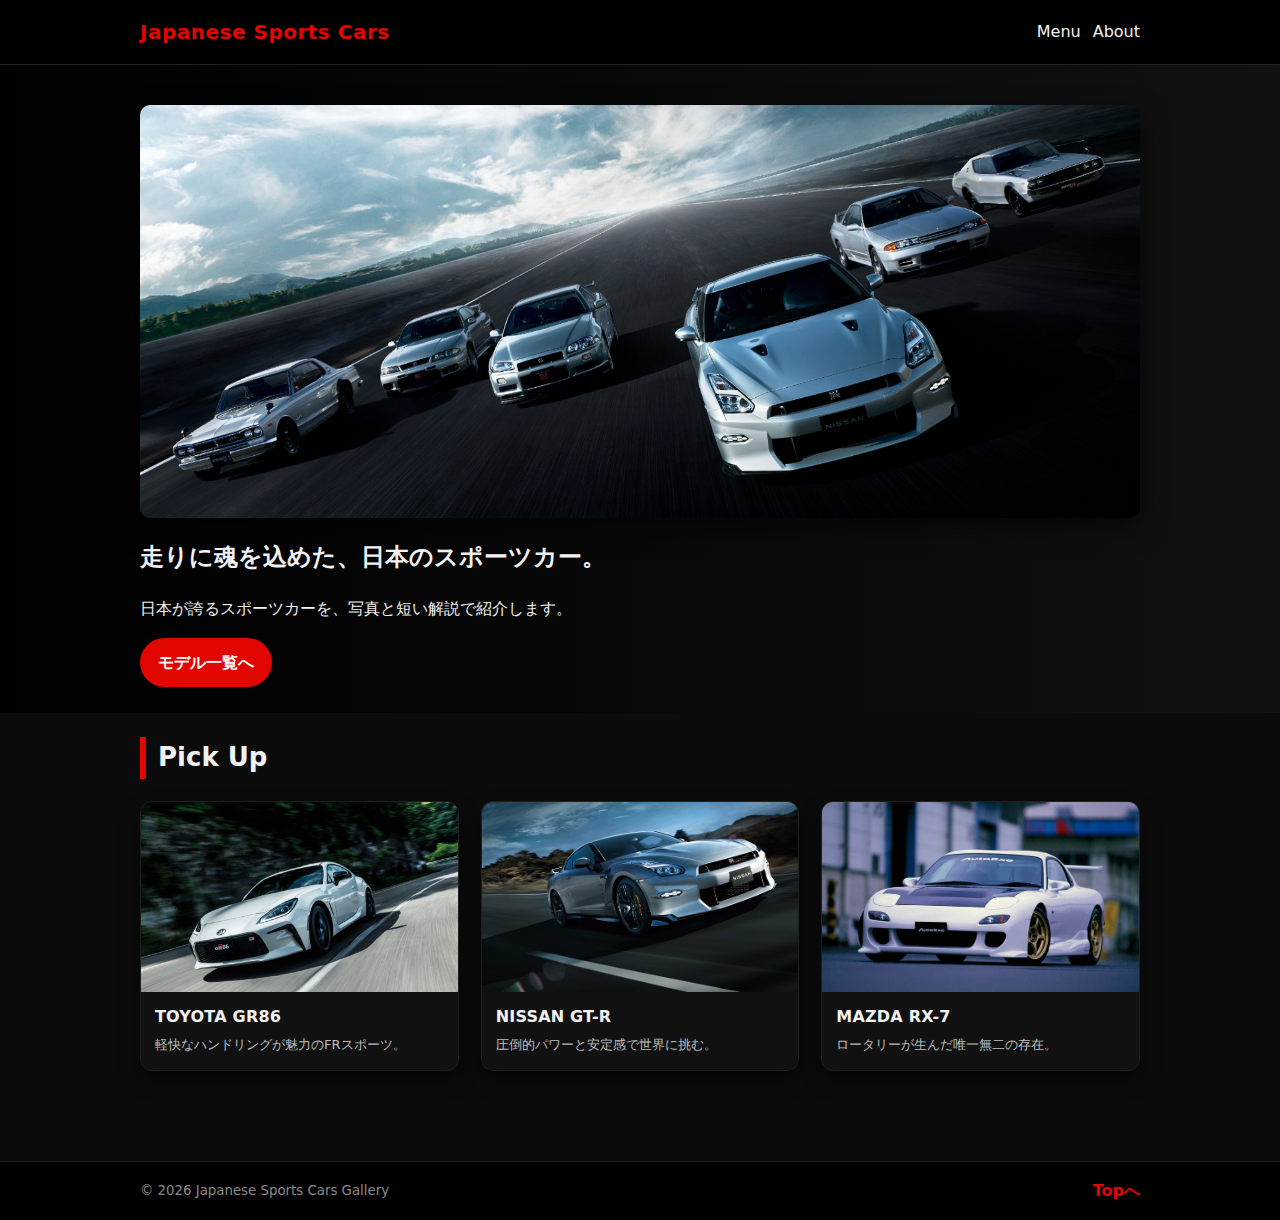
<file: index.html>
<!DOCTYPE html>
<html lang="ja">
<head>
  <meta charset="UTF-8" />
  <meta name="viewport" content="width=device-width, initial-scale=1.0" />
  <title>Japanese Sports Cars Gallery</title>
  <link rel="stylesheet" href="css/style.css" />
</head>
<body id="top">

  <header class="site-header">
    <div class="container header-inner">
      <h1 class="site-title"><a href="index.html">Japanese Sports Cars</a></h1>

      <nav class="site-nav">
        <ul>
          <li><a href="models.html">Menu</a></li>
          <li><a href="about.html">About</a></li>
        </ul>
      </nav>
    </div>
  </header>

  <main>
    <!-- Hero -->
    <section class="hero">
      <div class="container">
        <img src="images/hero.png" alt="スポーツカーのメイン画像" class="hero-img" />
        <h2 class="hero-title">走りに魂を込めた、日本のスポーツカー。</h2>
        <p class="hero-text">
          日本が誇るスポーツカーを、写真と短い解説で紹介します。
        </p>
        <p class="hero-btn">
          <a class="btn" href="models.html">モデル一覧へ</a>
        </p>
      </div>
    </section>

    <!-- Pickups -->
    <section class="section">
      <div class="container">
        <h2 class="section-title">Pick Up</h2>

        <div class="card-grid">
          <article class="card">
            <img src="images/car_86.jpg" alt="TOYOTA 86" />
            <h3>TOYOTA  GR86</h3>
            <p>軽快なハンドリングが魅力のFRスポーツ。</p>
          </article>

          <article class="card">
            <img src="images/car_gtr.jpg" alt="NISSAN GT-R" />
            <h3>NISSAN GT-R</h3>
            <p>圧倒的パワーと安定感で世界に挑む。</p>
          </article>

          <article class="card">
            <img src="images/car_rx7.jpg" alt="MAZDA RX-7" />
            <h3>MAZDA RX-7</h3>
            <p>ロータリーが生んだ唯一無二の存在。</p>
          </article>
        </div>
      </div>
    </section>
  </main>

  <footer class="site-footer">
    <div class="container footer-inner">
      <small>&copy; 2026 Japanese Sports Cars Gallery</small>
      <a class="to-top" href="#top">Topへ</a>
    </div>
  </footer>

</body>
</html>
</file>
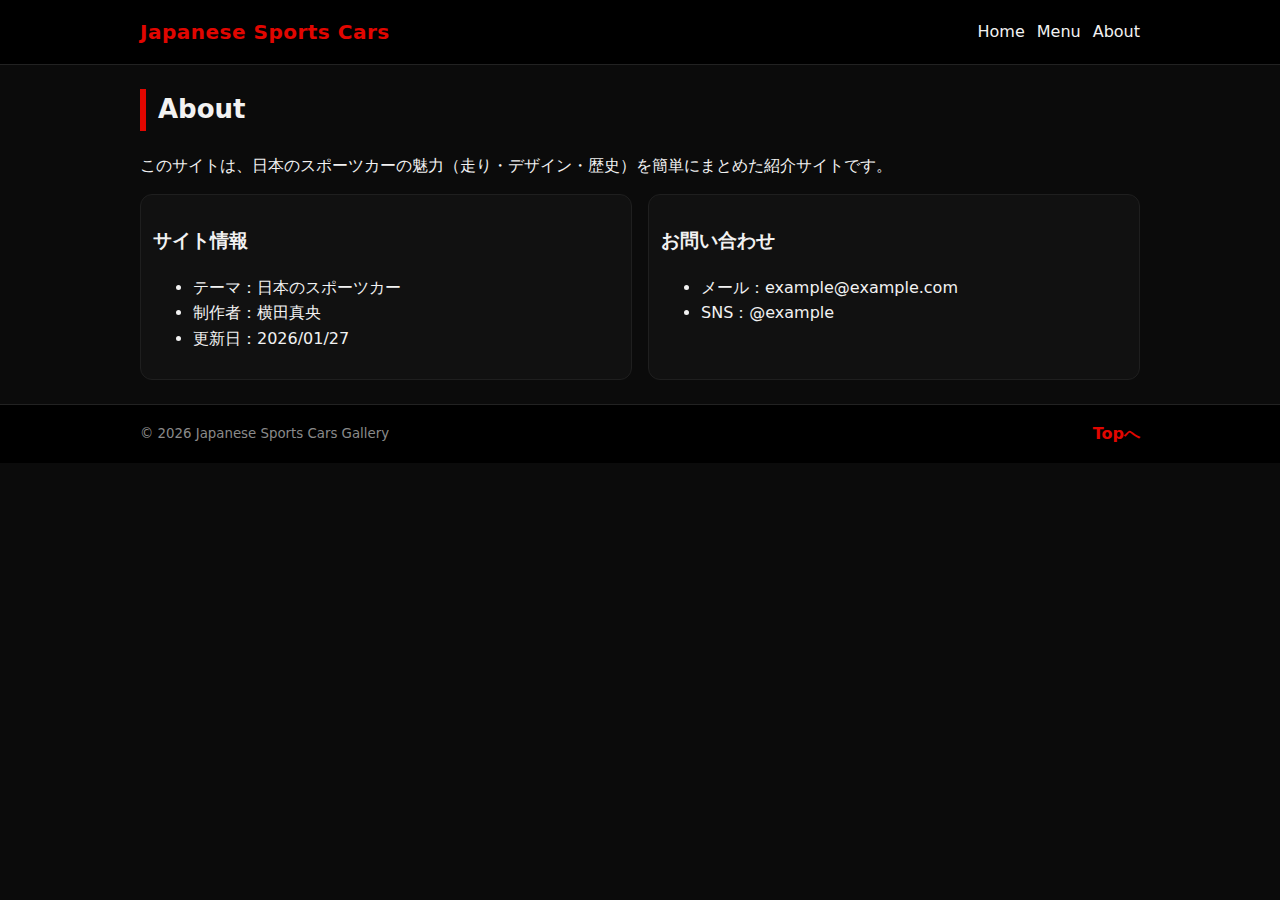
<file: about.html>
<!DOCTYPE html>
<html lang="ja">
<head>
  <meta charset="UTF-8" />
  <meta name="viewport" content="width=device-width, initial-scale=1.0" />
  <title>About | Japanese Sports Cars Gallery</title>
  <link rel="stylesheet" href="css/style.css" />
</head>
<body id="top">

  <header class="site-header">
    <div class="container header-inner">
      <h1 class="site-title"><a href="index.html">Japanese Sports Cars</a></h1>

      <nav class="site-nav">
        <ul>
          <li><a href="index.html">Home</a></li>
          <li><a href="models.html">Menu</a></li>
          <li><a href="about.html">About</a></li>
        </ul>
      </nav>
    </div>
  </header>

  <main>
    <section class="section">
      <div class="container">
        <h2 class="section-title">About</h2>
        <p class="section-text">
          このサイトは、日本のスポーツカーの魅力（走り・デザイン・歴史）を簡単にまとめた紹介サイトです。
        </p>

        <div class="info-grid">
          <div class="info-box">
            <h3>サイト情報</h3>
            <ul>
              <li>テーマ：日本のスポーツカー</li>
              <li>制作者：横田真央</li>
              <li>更新日：2026/01/27</li>
            </ul>
          </div>

          <div class="info-box">
            <h3>お問い合わせ</h3>
            <ul>
              <li>メール：example@example.com</li>
              <li>SNS：@example</li>
            </ul>
          </div>
        </div>

      </div>
    </section>
  </main>

  <footer class="site-footer">
    <div class="container footer-inner">
      <small>&copy; 2026 Japanese Sports Cars Gallery</small>
      <a class="to-top" href="#top">Topへ</a>
    </div>
  </footer>

</body>
</html>
</file>
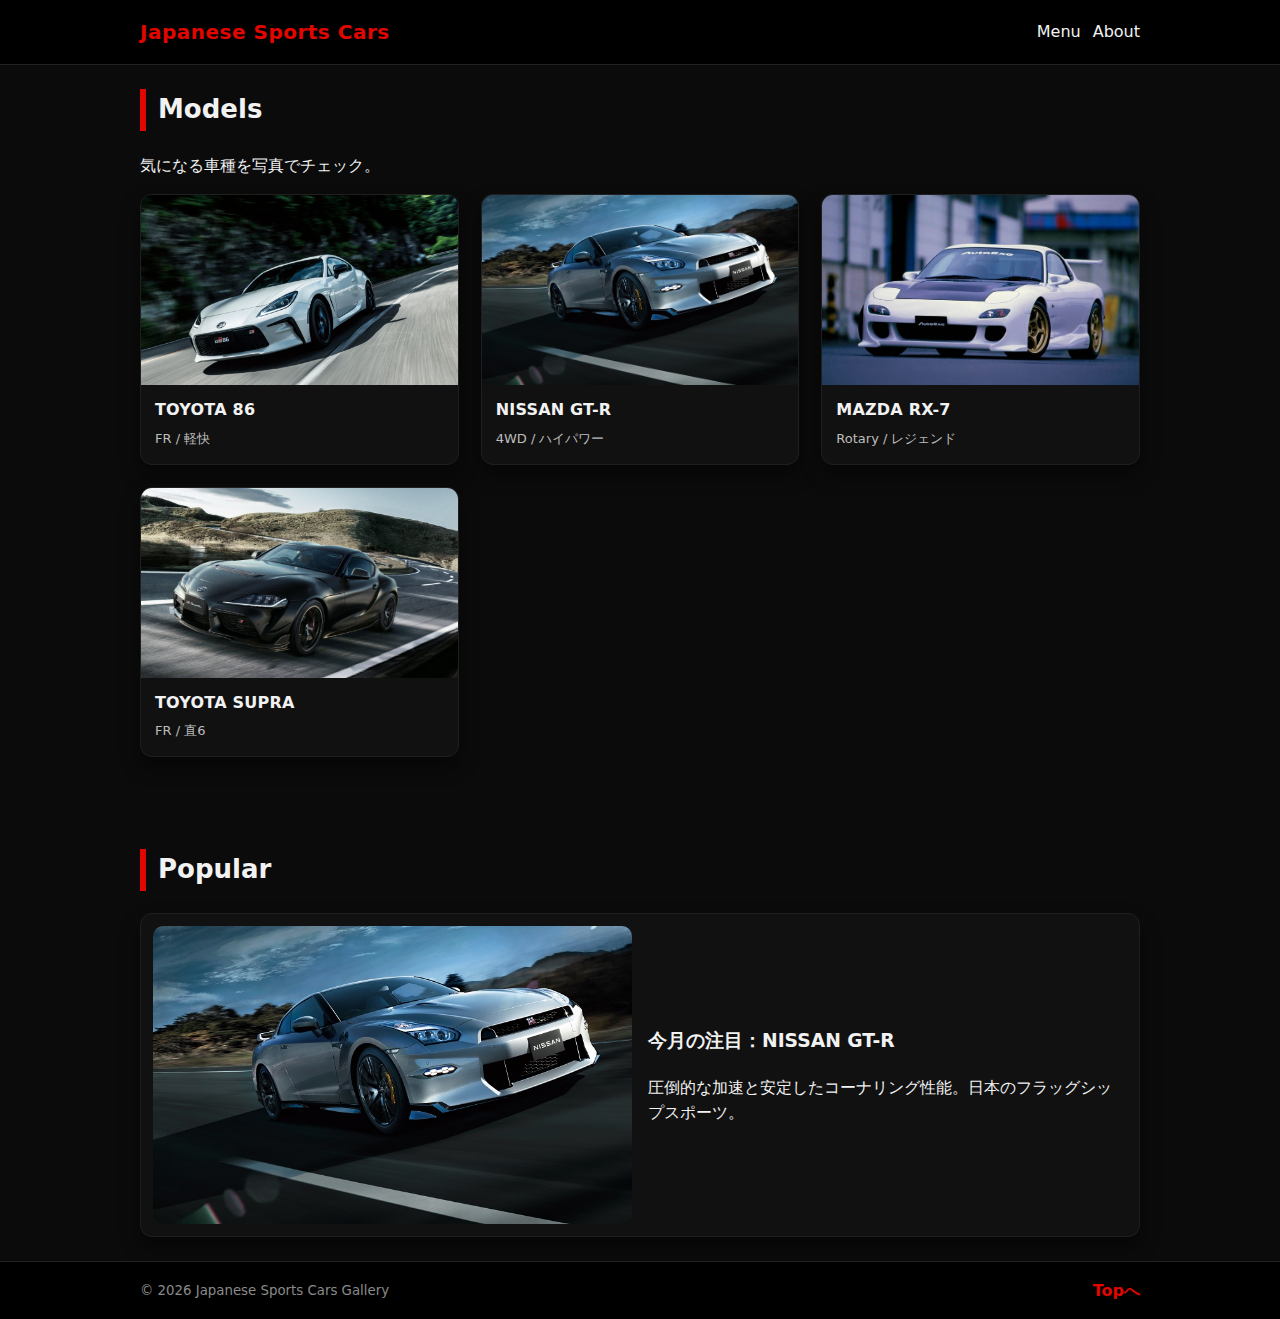
<file: menu.html>
<!DOCTYPE html>
<html lang="ja">
<head>
  <meta charset="UTF-8" />
  <meta name="viewport" content="width=device-width, initial-scale=1.0" />
  <title>Models | Japanese Sports Cars Gallery</title>
  <link rel="stylesheet" href="css/style.css" />
</head>
<body id="top">

  <header class="site-header">
    <div class="container header-inner">
      <h1 class="site-title"><a href="index.html">Japanese Sports Cars</a></h1>

      <nav class="site-nav">
        <ul>
          <li><a href="models.html">Menu</a></li>
          <li><a href="about.html">About</a></li>
        </ul>
      </nav>
    </div>
  </header>

  <main>
    <section class="section">
      <div class="container">
        <h2 class="section-title">Models</h2>
        <p class="section-text">気になる車種を写真でチェック。</p>

        <div class="card-grid">
          <article class="card">
            <img src="images/car_86.jpg" alt="TOYOTA 86" />
            <h3>TOYOTA 86</h3>
            <p>FR / 軽快</p>
          </article>

          <article class="card">
            <img src="images/car_gtr.jpg" alt="NISSAN GT-R" />
            <h3>NISSAN GT-R</h3>
            <p>4WD / ハイパワー</p>
          </article>

          <article class="card">
            <img src="images/car_rx7.jpg" alt="MAZDA RX-7" />
            <h3>MAZDA RX-7</h3>
            <p>Rotary / レジェンド</p>
          </article>

          <article class="card">
            <img src="images/car_supra.jpg" alt="TOYOTA SUPRA" />
            <h3>TOYOTA SUPRA</h3>
            <p>FR / 直6</p>
          </article>

          <!-- 必要ならここに増やしてOK -->
        </div>
      </div>
    </section>

    <section class="section popular">
      <div class="container">
        <h2 class="section-title">Popular</h2>
        <div class="popular-box">
          <img src="images/car_gtr.jpg" alt="人気モデル" />
          <div>
            <h3>今月の注目：NISSAN GT-R</h3>
            <p>
              圧倒的な加速と安定したコーナリング性能。日本のフラッグシップスポーツ。
            </p>
          </div>
        </div>
      </div>
    </section>
  </main>

  <footer class="site-footer">
    <div class="container footer-inner">
      <small>&copy; 2026 Japanese Sports Cars Gallery</small>
      <a class="to-top" href="#top">Topへ</a>
    </div>
  </footer>

</body>
</html>
</file>
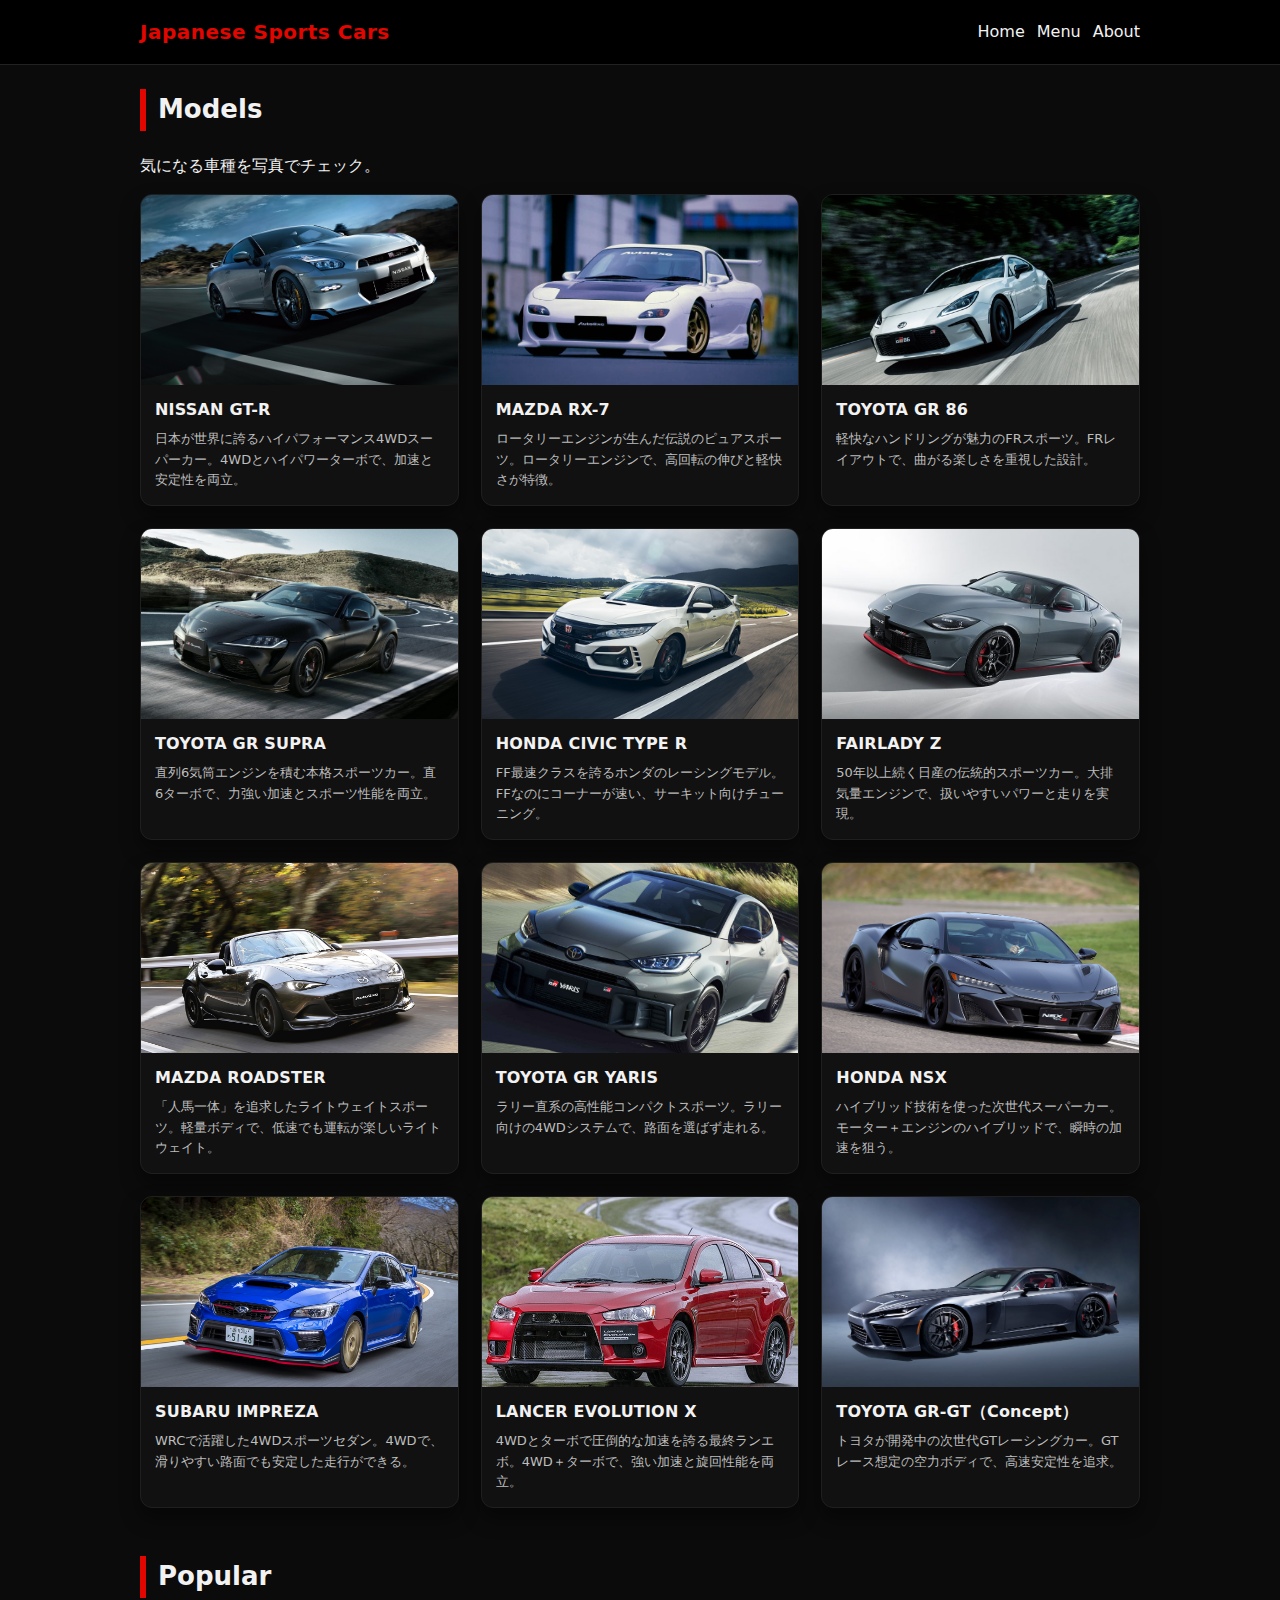
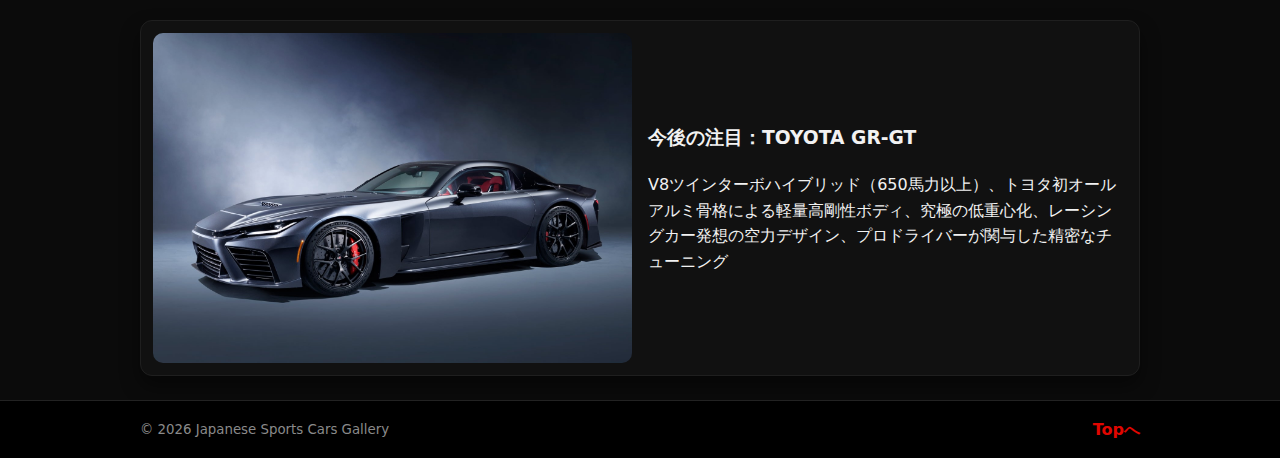
<file: models.html>
<!DOCTYPE html>
<html lang="ja">
<head>
  <meta charset="UTF-8" />
  <meta name="viewport" content="width=device-width, initial-scale=1.0" />
  <title>Models | Japanese Sports Cars Gallery</title>
  <link rel="stylesheet" href="css/style.css" />
</head>
<body id="top">

  <header class="site-header">
    <div class="container header-inner">
      <h1 class="site-title"><a href="index.html">Japanese Sports Cars</a></h1>

      <nav class="site-nav">
        <ul>
          <li><a href="index.html">Home</a></li>
          <li><a href="models.html">Menu</a></li>
          <li><a href="about.html">About</a></li>
        </ul>
      </nav>
    </div>
  </header>

  <main>
    <section class="section">
      <div class="container">
        <h2 class="section-title">Models</h2>
        <p class="section-text">気になる車種を写真でチェック。</p>

        <div class="card-grid">
          <article class="card">
            <img src="images/car_gtr.jpg" alt="NISSAN GT-R">
            <h3>NISSAN GT-R</h3>
            <p>日本が世界に誇るハイパフォーマンス4WDスーパーカー。4WDとハイパワーターボで、加速と安定性を両立。</p>
          </article>

          <article class="card">
            <img src="images/car_rx7.jpg" alt="MAZDA RX-7">
            <h3>MAZDA RX-7</h3>
            <p>ロータリーエンジンが生んだ伝説のピュアスポーツ。ロータリーエンジンで、高回転の伸びと軽快さが特徴。</p>
          </article>

          <article class="card">
            <img src="images/car_86.jpg" alt="TOYOTA 86">
            <h3>TOYOTA GR 86</h3>
            <p>軽快なハンドリングが魅力のFRスポーツ。FRレイアウトで、曲がる楽しさを重視した設計。</p>
          </article>

          <article class="card">
            <img src="images/car_supra.jpg" alt="TOYOTA SUPRA">
            <h3>TOYOTA GR SUPRA</h3>
            <p>直列6気筒エンジンを積む本格スポーツカー。直6ターボで、力強い加速とスポーツ性能を両立。</p>
          </article>

          <article class="card">
            <img src="images/car_civic.jpg" alt="HONDA CIVIC TYPE R">
            <h3>HONDA CIVIC TYPE R</h3>
            <p>FF最速クラスを誇るホンダのレーシングモデル。FFなのにコーナーが速い、サーキット向けチューニング。</p>
          </article>

          <article class="card">
            <img src="images/car_z.jpg" alt="FAIRLADY Z">
            <h3>FAIRLADY Z</h3>
            <p>50年以上続く日産の伝統的スポーツカー。大排気量エンジンで、扱いやすいパワーと走りを実現。</p>
          </article>

          <article class="card">
            <img src="images/car_roadster.jpg" alt="MAZDA ROADSTER">
            <h3>MAZDA ROADSTER</h3>
            <p>「人馬一体」を追求したライトウェイトスポーツ。軽量ボディで、低速でも運転が楽しいライトウェイト。</p>
          </article>

          <article class="card">
            <img src="images/car_yaris.jpg" alt="GR YARIS">
            <h3>TOYOTA GR YARIS</h3>
            <p>ラリー直系の高性能コンパクトスポーツ。ラリー向けの4WDシステムで、路面を選ばず走れる。</p>
          </article>

          <article class="card">
            <img src="images/car_nsx.jpg" alt="HONDA NSX">
            <h3>HONDA NSX</h3>
            <p>ハイブリッド技術を使った次世代スーパーカー。モーター＋エンジンのハイブリッドで、瞬時の加速を狙う。</p>
          </article>

          <article class="card">
            <img src="images/car_impreza.jpg" alt="SUBARU IMPREZA">
            <h3>SUBARU IMPREZA</h3>
            <p>WRCで活躍した4WDスポーツセダン。4WDで、滑りやすい路面でも安定した走行ができる。</p>
          </article>

          <article class="card">
            <img src="images/car_evo.jpg" alt="LANCER EVOLUTION">
            <h3>LANCER EVOLUTION X</h3>
            <p>4WDとターボで圧倒的な加速を誇る最終ランエボ。4WD＋ターボで、強い加速と旋回性能を両立。</p>
          </article>

          <article class="card">
            <img src="images/car_grgt.jpg" alt="TOYOTA GR-GT">
            <h3>TOYOTA GR-GT（Concept）</h3>
            <p>トヨタが開発中の次世代GTレーシングカー。GTレース想定の空力ボディで、高速安定性を追求。</p>
          </article>

        </div>

      </div>
    </section>

    <section class="section popular">
      <div class="container">
        <h2 class="section-title">Popular</h2>
        <div class="popular-box">
          <img src="images/car_grgt.jpg" alt="人気モデル" />
          <div>
            <h3>今後の注目：TOYOTA GR-GT</h3>
            <p>
              V8ツインターボハイブリッド（650馬力以上）、トヨタ初オールアルミ骨格による軽量高剛性ボディ、究極の低重心化、レーシングカー発想の空力デザイン、プロドライバーが関与した精密なチューニング
            </p>
          </div>
        </div>
      </div>
    </section>
  </main>

  <footer class="site-footer">
    <div class="container footer-inner">
      <small>&copy; 2026 Japanese Sports Cars Gallery</small>
      <a class="to-top" href="#top">Topへ</a>
    </div>
  </footer>

</body>
</html>
</file>
<file: css/style.css>
* { box-sizing: border-box; }
body { margin: 0; font-family: system-ui, sans-serif; line-height: 1.6; }
img { max-width: 100%; height: auto; display: block; }

.container { width: min(1000px, 92%); margin: 0 auto; }

.site-header, .site-footer { padding: 16px 0; border-bottom: 1px solid #ddd; }
.site-footer { border-top: 1px solid #ddd; border-bottom: none; }

.header-inner, .footer-inner { display: flex; align-items: center; justify-content: space-between; gap: 16px; }

.site-title { margin: 0; font-size: 20px; }
.site-title a { text-decoration: none; color: inherit; }

.site-nav ul { list-style: none; display: flex; gap: 12px; margin: 0; padding: 0; }
.site-nav a { text-decoration: none; color: inherit; }

.section { padding: 24px 0; }
.section-title { margin: 0 0 12px; }

.card-grid {
  display: grid;
  grid-template-columns: repeat(3, 1fr); /* 横3 */
  grid-template-rows: repeat(4, auto);   /* 縦4 */
  gap: 20px;
}

.card { border: 1px solid #ddd; padding: 12px; }
.card h3 { margin: 8px 0 4px; font-size: 16px; }
.card p { margin: 0; font-size: 14px; }

.hero-img { margin-bottom: 12px; }
.btn { display: inline-block; padding: 10px 14px; border: 1px solid #333; text-decoration: none; color: inherit; }

.popular-box { display: grid; grid-template-columns: 1fr 1fr; gap: 16px; align-items: center; border: 1px solid #ddd; padding: 12px; }

.info-grid { display: grid; grid-template-columns: 1fr 1fr; gap: 16px; }
.info-box { border: 1px solid #ddd; padding: 12px; }

.to-top { text-decoration: none; }

@media (max-width: 768px) {
  .card-grid { grid-template-columns: 1fr; }
  .popular-box { grid-template-columns: 1fr; }
  .info-grid { grid-template-columns: 1fr; }
}

/* 下記装飾 */

/* 全体：黒ベース + 文字色 */
body{
  background: #0b0b0b;
  color: #f2f2f2;
}

/* リンク色（デフォの青を消す） */
a{
  color: inherit;
}

/* ヘッダー：固定感のある黒、下線 */
.site-header{
  background: #000;
  border-bottom: 1px solid #222;
}

/* タイトル：赤で強調 */
.site-title a{
  color: #e10600;
  font-weight: 800;
  letter-spacing: 0.5px;
}

/* ナビ：下線アニメ（hover） */
.site-nav a{
  position: relative;
  padding: 4px 0;
}
.site-nav a::after{
  content: "";
  position: absolute;
  left: 0;
  bottom: -6px;
  width: 0%;
  height: 2px;
  background: #e10600;
  transition: width .25s ease;
}
.site-nav a:hover::after{
  width: 100%;
}

/* セクション見出し：左に赤ライン */
.section-title{
  font-size: 26px;
  border-left: 6px solid #e10600;
  padding-left: 12px;
  margin-bottom: 22px;
}

/* Hero：雰囲気付け */
.hero{
  padding: 40px 0 10px;
  background: linear-gradient(to right, #000, #111);
}

/* Hero画像：角丸 + うっすら影 */
.hero-img{
  border-radius: 10px;
  box-shadow: 0 10px 26px rgba(0,0,0,.55);
}

/* ボタン：赤で強調 + ホバー */
.btn{
  border: none;
  background: #e10600;
  color: #fff;
  font-weight: 800;
  border-radius: 999px;
  padding: 12px 18px;
  transition: transform .2s ease, background .2s ease;
}
.btn:hover{
  background: #ff1a1a;
  transform: translateY(-2px);
}

/* カード：黒いパネル + 影 + ホバー浮き */
.card{
  background: #111;
  border: 1px solid #1f1f1f;
  border-radius: 12px;
  overflow: hidden;
  box-shadow: 0 10px 20px rgba(0,0,0,.45);
  padding: 0; 
  transition: transform .2s ease, box-shadow .2s ease;
}
.card:hover{
  transform: translateY(-6px);
  box-shadow: 0 16px 34px rgba(0,0,0,.75);
}

/* カード内の画像：高さを揃えてカッコよく（modelsの12枚に効く） */
.card img{
  width: 100%;
  height: 190px;
  object-fit: cover;
}

/* カード文字：余白と色 */
.card h3{
  margin: 12px 14px 6px;
  font-size: 16px;
  letter-spacing: .2px;
}
.card p{
  margin: 0 14px 14px;
  font-size: 13px;
  color: #bdbdbd;
}

/* 人気枠：黒パネル化 */
.popular-box{
  background: #111;
  border: 1px solid #1f1f1f;
  border-radius: 12px;
  box-shadow: 0 10px 20px rgba(0,0,0,.45);
}
.popular-box img{
  border-radius: 10px;
}

/* Aboutの情報ボックスもパネル化 */
.info-box{
  background: #111;
  border: 1px solid #1f1f1f;
  border-radius: 12px;
}

/* フッター：黒＋Topリンク赤 */
.site-footer{
  background: #000;
  border-top: 1px solid #222;
}
.site-footer small{
  color: #8a8a8a;
}
.to-top{
  color: #e10600;
  font-weight: 700;
}

/* 4x3のグリッド感強 */
.card-grid{
  gap: 22px;
}

/* スマホ時：画像高さ下げる */
@media (max-width: 768px){
  .card img{
    height: 170px;
  }
}

/* =========================
   Luminous（ライトボックス）位置修正
========================= */

/* 画面中央に配置 */
.lum-lightbox {
  display: flex !important;
  align-items: center;
  justify-content: center;
}

/* 画像自体の中央寄せ */
.lum-lightbox-inner img {
  display: block;
  margin: 0 auto;
  max-width: 90vw;
  max-height: 90vh;
  object-fit: contain;
}
</file>
